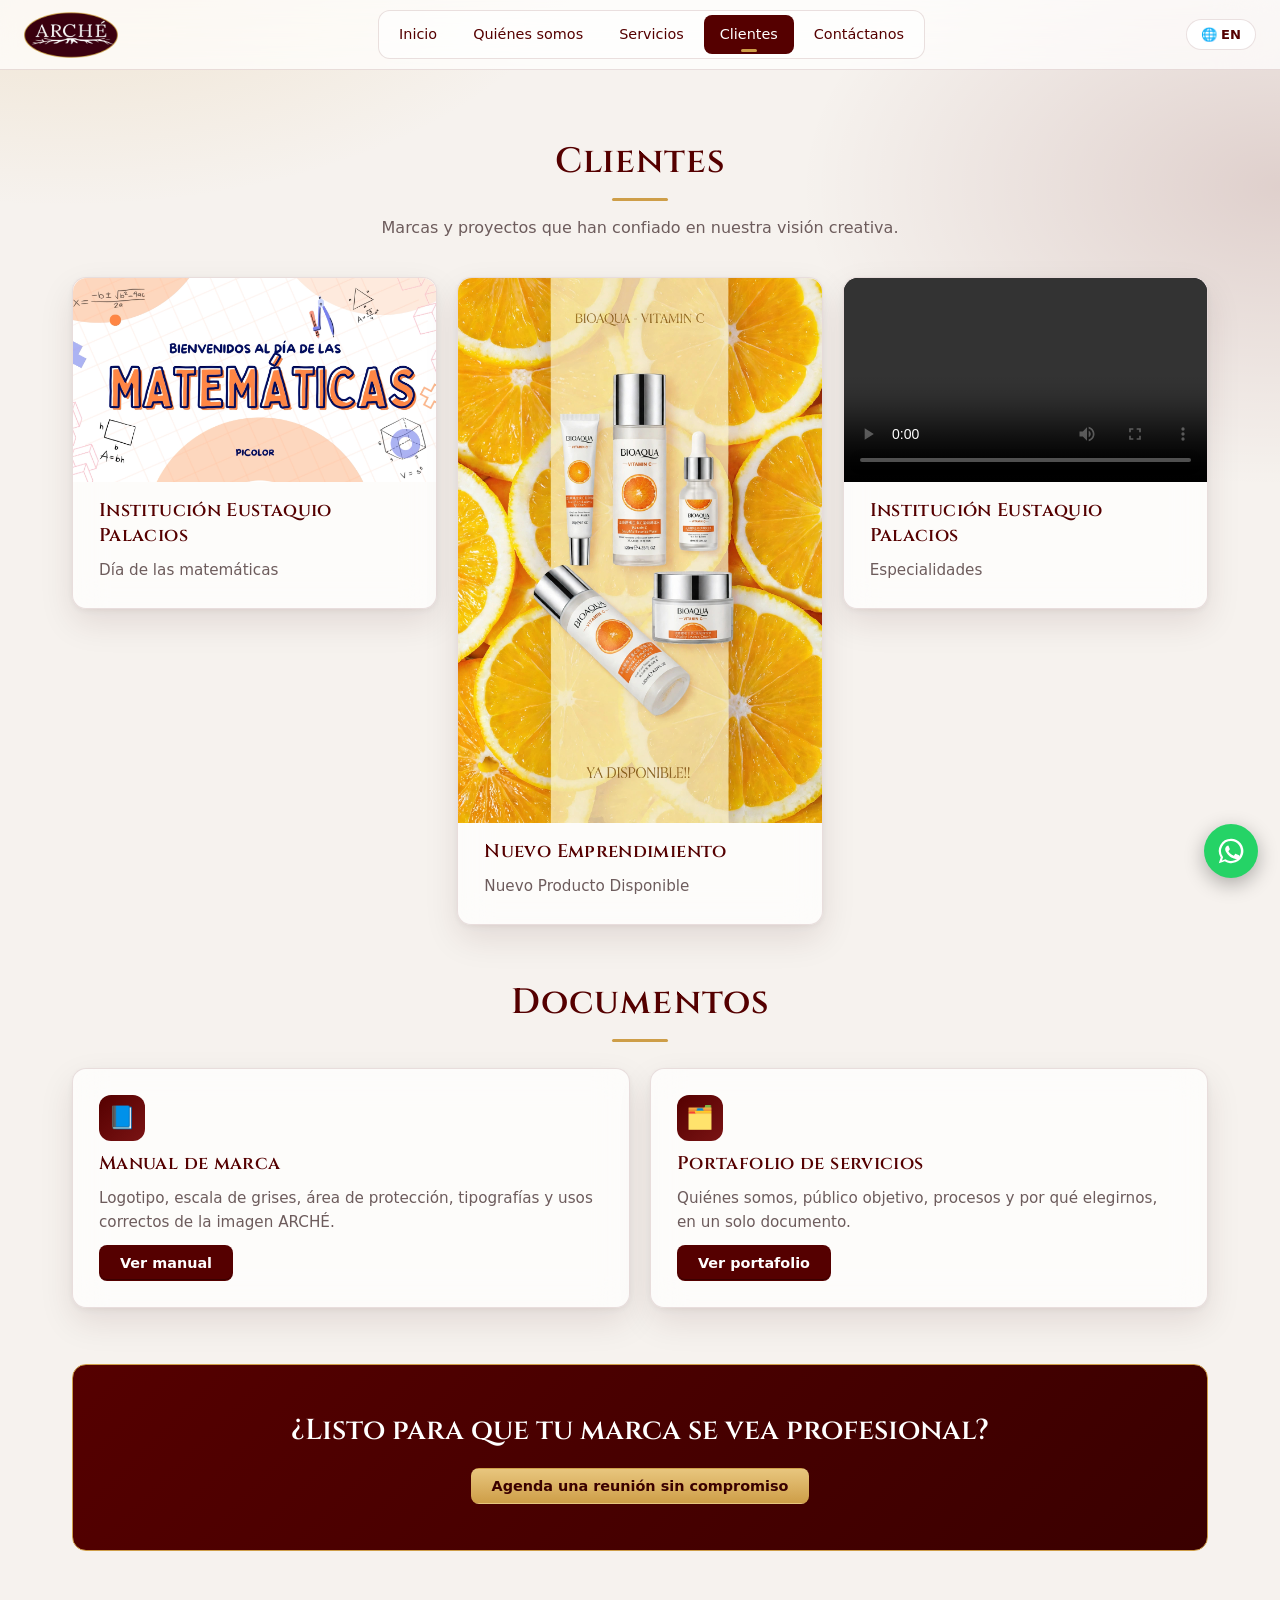
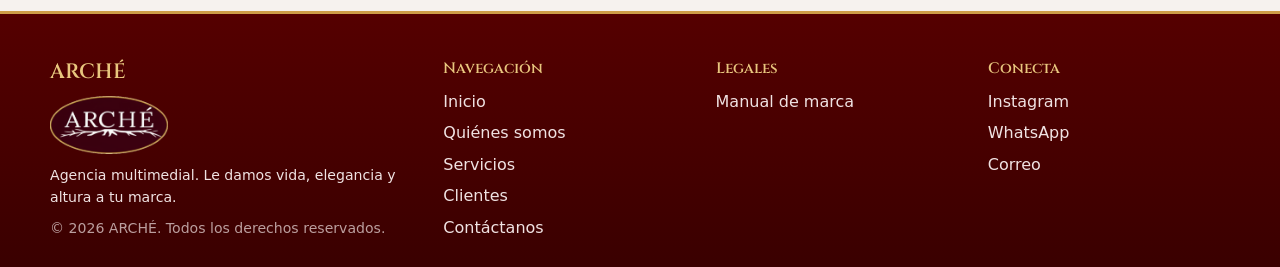
<file: clientes.html>
<!DOCTYPE html>
<html lang="es"><head><meta charset="UTF-8"><meta name="viewport" content="width=device-width,initial-scale=1">
<title>ARCHÉ · Clientes</title><link rel="icon" href="imagenes/favicon.png">
<link rel="preconnect" href="https://fonts.googleapis.com"><link rel="preconnect" href="https://fonts.gstatic.com" crossorigin>
<link href="https://fonts.googleapis.com/css2?family=Cinzel:wght@500;600;700&family=Cormorant+Garamond:ital,wght@1,600&display=swap" rel="stylesheet">
<link rel="stylesheet" href="styles.css"><script src="app.js" defer></script></head><body>
<header class="nav"><a class="brand" href="index.html"><img src="imagenes/logo-arche.png" alt="ARCHÉ"></a>
<nav class="links"><a href="index.html" data-en="Home">Inicio</a><a href="nosotros.html" data-en="About us">Quiénes somos</a><a href="servicios.html" data-en="Services">Servicios</a><a href="clientes.html" class=on data-en="Clients">Clientes</a><a href="contacto.html" data-en="Contact us">Contáctanos</a></nav>
<div class="right"><button class="lang">🌐 EN</button><button class="burger" aria-label="Menú"><i></i><i></i><i></i></button></div></header>
<main><div class="ph"><h1 data-en="Clients">Clientes</h1><p data-en="Brands and projects that have trusted our creative vision.">Marcas y proyectos que han confiado en nuestra visión creativa.</p></div>
<div class="grid" style="margin-top:30px;align-items:start"><article class="card z"><img class="vd" src="imagenes/Dia-matematicas.png" alt="Día de las matemáticas" loading="lazy"><h3 data-en="Eustaquio Palacios Institution">Institución Eustaquio Palacios</h3><p data-en="Mathematics day">Día de las matemáticas</p></article><article class="card z"><img class="pst" src="imagenes/Nuevo-producto.jpg" alt="Nuevo producto" loading="lazy"><h3 data-en="New Venture">Nuevo Emprendimiento</h3><p data-en="New Product Available">Nuevo Producto Disponible</p></article><article class="card z"><video class="vd" controls playsinline preload="metadata"><source src="videos/Especialidades.mp4" type="video/mp4"></video><h3 data-en="Eustaquio Palacios Institution">Institución Eustaquio Palacios</h3><p data-en="Specialties">Especialidades</p></article></div><h2 class="st z" data-en="Documents">Documentos</h2><div class="grid" style="margin-top:20px"><article class="card z"><div class="ic">📘</div><h3 data-en="Brand manual">Manual de marca</h3><p data-en="Logo, grayscale, protection area, typography and correct uses of the ARCHÉ image.">Logotipo, escala de grises, área de protección, tipografías y usos correctos de la imagen ARCHÉ.</p><a class="btn b1" href="Manual%20de%20marca.pdf" target="_blank" rel="noopener" data-en="View manual">Ver manual</a></article>
<article class="card z"><div class="ic">🗂️</div><h3 data-en="Services portfolio">Portafolio de servicios</h3><p data-en="Who we are, target audience, process and why choose us, in one document.">Quiénes somos, público objetivo, procesos y por qué elegirnos, en un solo documento.</p><a class="btn b1" href="Portafolio.pdf" target="_blank" rel="noopener" data-en="View portfolio">Ver portafolio</a></article></div><section class="cta z"><h2 data-en="Ready to make your brand look professional?">¿Listo para que tu marca se vea profesional?</h2><a class="btn b3" href="contacto.html" data-en="Book a free meeting">Agenda una reunión sin compromiso</a></section></main>
<footer class="ft"><div class="fc"><div><p style="font:600 1.3rem Cinzel,serif;color:#E8C67E">ARCHÉ</p><img src="imagenes/logo-arche.png" alt="ARCHÉ">
<p data-en="Multimedia agency. We give your brand life, elegance and height.">Agencia multimedial. Le damos vida, elegancia y altura a tu marca.</p>
<p class="cp">&copy; 2026 ARCHÉ. <span data-en="All rights reserved.">Todos los derechos reservados.</span></p></div>
<div><h4 data-en="Navigation">Navegación</h4><ul><li><a href="index.html" data-en="Home">Inicio</a></li><li><a href="nosotros.html" data-en="About us">Quiénes somos</a></li><li><a href="servicios.html" data-en="Services">Servicios</a></li><li><a href="clientes.html" data-en="Clients">Clientes</a></li><li><a href="contacto.html" data-en="Contact us">Contáctanos</a></li></ul></div>
<div><h4 data-en="Legal">Legales</h4><ul><li><a href="Manual%20de%20marca.pdf" target="_blank" rel="noopener">Manual de marca</a></li></ul></div>
<div><h4 data-en="Connect">Conecta</h4><ul><li><a href="https://www.instagram.com/arche.orig" target="_blank" rel="noopener">Instagram</a></li><li><a href="https://wa.me/573235978946" target="_blank" rel="noopener">WhatsApp</a></li><li><a href="mailto:contacto.arche.orig@gmail.com">Correo</a></li></ul></div></div></footer>
</body></html>
</file>
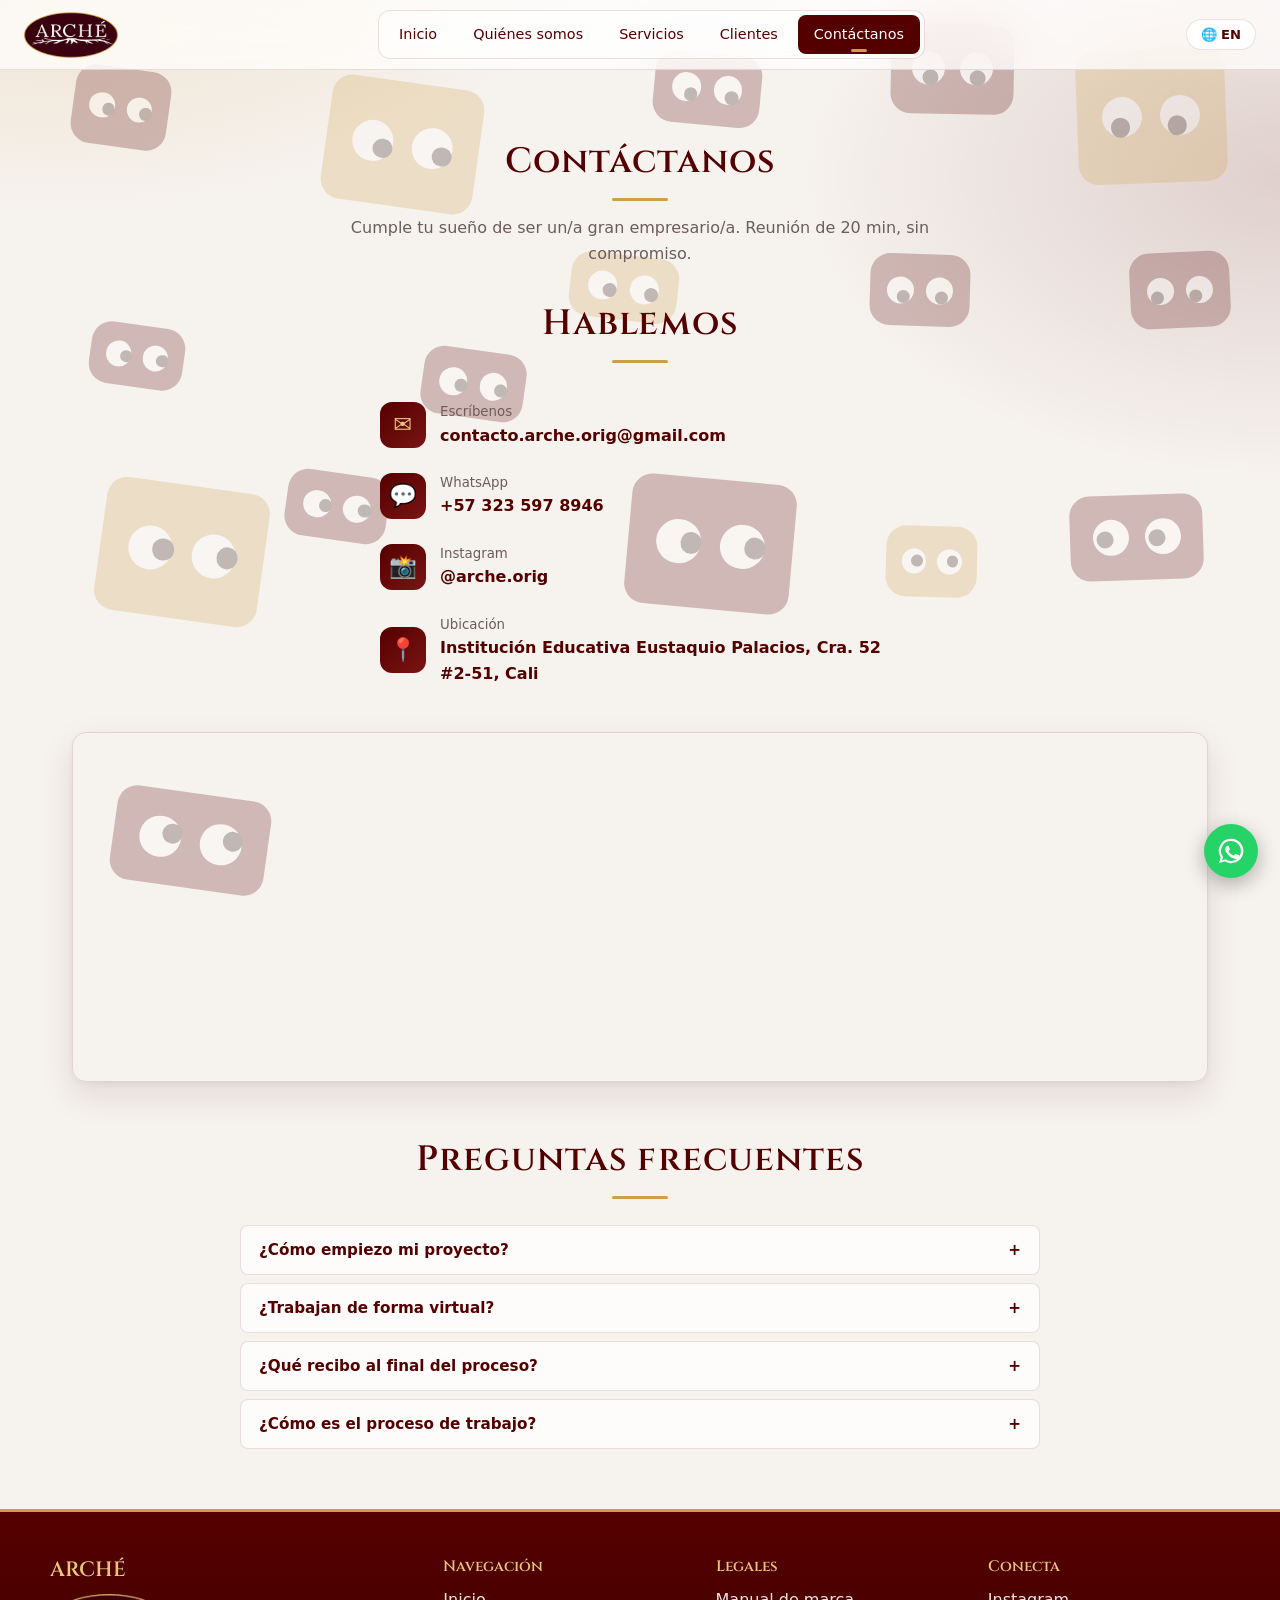
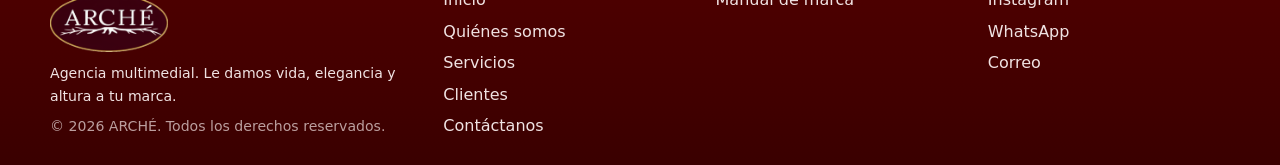
<file: contacto.html>
<!DOCTYPE html>
<html lang="es"><head><meta charset="UTF-8"><meta name="viewport" content="width=device-width,initial-scale=1">
<title>ARCHÉ · Contacto</title><link rel="icon" href="imagenes/favicon.png">
<link rel="preconnect" href="https://fonts.googleapis.com"><link rel="preconnect" href="https://fonts.gstatic.com" crossorigin>
<link href="https://fonts.googleapis.com/css2?family=Cinzel:wght@500;600;700&family=Cormorant+Garamond:ital,wght@1,600&display=swap" rel="stylesheet">
<link rel="stylesheet" href="styles.css"><script src="app.js" defer></script></head><body data-eyes=1>
<header class="nav"><a class="brand" href="index.html"><img src="imagenes/logo-arche.png" alt="ARCHÉ"></a>
<nav class="links"><a href="index.html" data-en="Home">Inicio</a><a href="nosotros.html" data-en="About us">Quiénes somos</a><a href="servicios.html" data-en="Services">Servicios</a><a href="clientes.html" data-en="Clients">Clientes</a><a href="contacto.html" class=on data-en="Contact us">Contáctanos</a></nav>
<div class="right"><button class="lang">🌐 EN</button><button class="burger" aria-label="Menú"><i></i><i></i><i></i></button></div></header>
<main><div class="ph"><h1 data-en="Contact us">Contáctanos</h1><p data-en="Make your dream of being a great entrepreneur come true. A free 20-min meeting.">Cumple tu sueño de ser un/a gran empresario/a. Reunión de 20 min, sin compromiso.</p></div>
<div class="ctr z"><h2 class="st" data-en="Let's talk" style="margin-top:0">Hablemos</h2>
<div class="info"><div class="ic">✉️</div><div><small data-en="Write to us">Escríbenos</small><a href="mailto:contacto.arche.orig@gmail.com" target="_blank" rel="noopener">contacto.arche.orig@gmail.com</a></div></div><div class="info"><div class="ic">💬</div><div><small data-en="WhatsApp">WhatsApp</small><a href="https://wa.me/573235978946" target="_blank" rel="noopener">+57 323 597 8946</a></div></div><div class="info"><div class="ic">📸</div><div><small data-en="Instagram">Instagram</small><a href="https://www.instagram.com/arche.orig" target="_blank" rel="noopener">@arche.orig</a></div></div><div class="info"><div class="ic">📍</div><div><small data-en="Location">Ubicación</small><a href="https://maps.google.com/?q=Instituci%C3%B3n+Educativa+Eustaquio+Palacios,+Cra.+52+%232-51,+Cali,+Valle+del+Cauca" target="_blank" rel="noopener">Institución Educativa Eustaquio Palacios, Cra. 52 #2-51, Cali</a></div></div></div>
<div class="map z"><iframe src="https://maps.google.com/maps?q=Instituci%C3%B3n+Educativa+Eustaquio+Palacios,+Cra.+52+%232-51,+Cali,+Valle+del+Cauca&z=16&output=embed" loading="lazy" title="Ubicación: Institución Educativa Eustaquio Palacios, Cali" referrerpolicy="no-referrer-when-downgrade"></iframe></div>
<h2 class="st z" data-en="Frequently asked questions">Preguntas frecuentes</h2><div class="fq"><div class="fi z"><button><span data-en="How do I start my project?">¿Cómo empiezo mi proyecto?</span><span>+</span></button><div class="a"><p data-en="With a free 20-minute meeting. We tell you what your brand needs to start selling more. Message us on WhatsApp or fill in the form.">Con una reunión de 20 minutos, sin compromiso. Te decimos qué necesita tu marca para empezar a vender más. Escríbenos por WhatsApp o completa el formulario.</p></div></div><div class="fi z"><button><span data-en="Do you work remotely?">¿Trabajan de forma virtual?</span><span>+</span></button><div class="a"><p data-en="Yes. We are 100% virtual across Colombia, with Meet calls and fast WhatsApp replies.">Sí. Somos 100% virtuales para toda Colombia, con reuniones por Meet y respuestas rápidas por WhatsApp.</p></div></div><div class="fi z"><button><span data-en="What do I get at the end?">¿Qué recibo al final del proceso?</span><span>+</span></button><div class="a"><p data-en="Your identity and portfolio organized and ready to sell, plus a social media kit. If you wish, we continue with your marketing strategies.">Tu identidad y portafolio organizados y listos para vender, además de un kit para redes. Si lo deseas, seguimos con tus estrategias de marketing.</p></div></div><div class="fi z"><button><span data-en="What is the workflow?">¿Cómo es el proceso de trabajo?</span><span>+</span></button><div class="a"><p data-en="Discovery, strategy, creation, refinement and launch, with real progress shown in short Meet calls.">Descubrimiento, estrategia, creación, refinamiento y lanzamiento, con avances reales en reuniones cortas por Meet.</p></div></div></div></main>
<footer class="ft"><div class="fc"><div><p style="font:600 1.3rem Cinzel,serif;color:#E8C67E">ARCHÉ</p><img src="imagenes/logo-arche.png" alt="ARCHÉ">
<p data-en="Multimedia agency. We give your brand life, elegance and height.">Agencia multimedial. Le damos vida, elegancia y altura a tu marca.</p>
<p class="cp">&copy; 2026 ARCHÉ. <span data-en="All rights reserved.">Todos los derechos reservados.</span></p></div>
<div><h4 data-en="Navigation">Navegación</h4><ul><li><a href="index.html" data-en="Home">Inicio</a></li><li><a href="nosotros.html" data-en="About us">Quiénes somos</a></li><li><a href="servicios.html" data-en="Services">Servicios</a></li><li><a href="clientes.html" data-en="Clients">Clientes</a></li><li><a href="contacto.html" data-en="Contact us">Contáctanos</a></li></ul></div>
<div><h4 data-en="Legal">Legales</h4><ul><li><a href="Manual%20de%20marca.pdf" target="_blank" rel="noopener">Manual de marca</a></li></ul></div>
<div><h4 data-en="Connect">Conecta</h4><ul><li><a href="https://www.instagram.com/arche.orig" target="_blank" rel="noopener">Instagram</a></li><li><a href="https://wa.me/573235978946" target="_blank" rel="noopener">WhatsApp</a></li><li><a href="mailto:contacto.arche.orig@gmail.com">Correo</a></li></ul></div></div></footer>
</body></html>
</file>
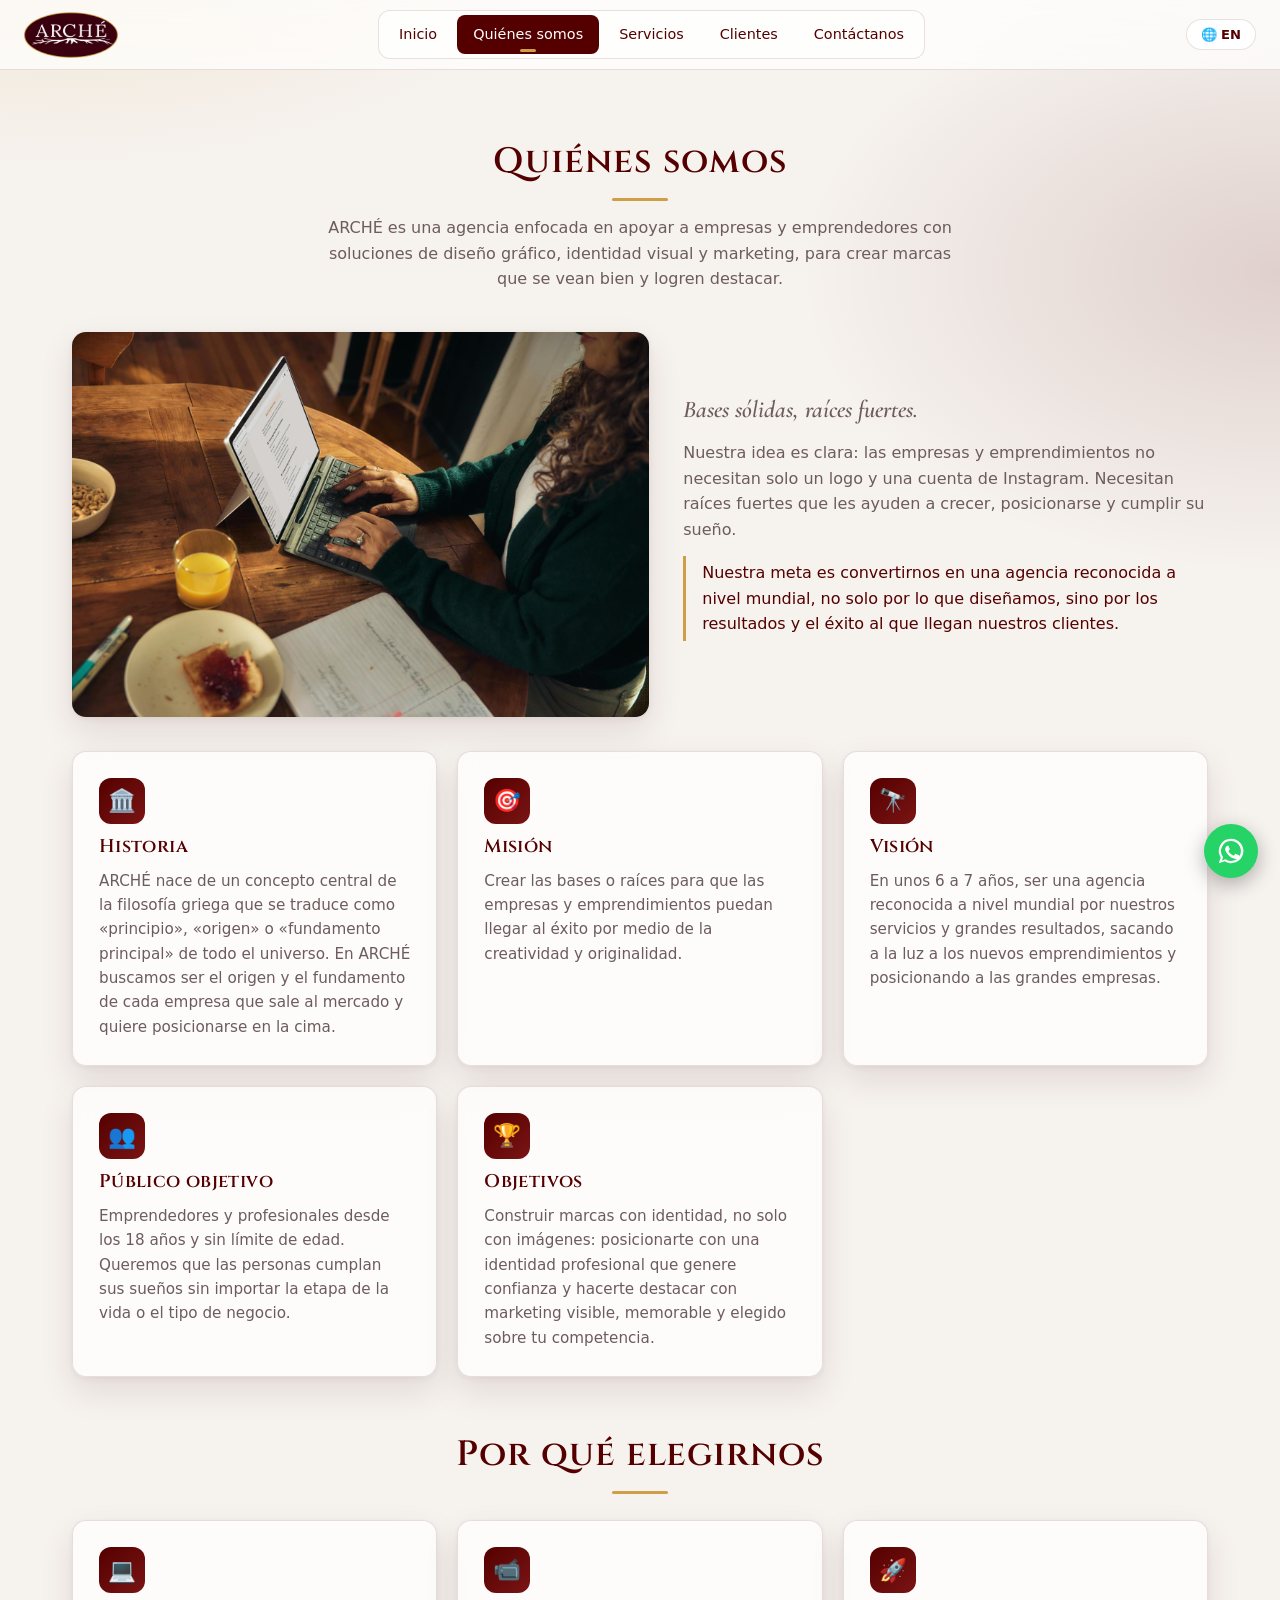
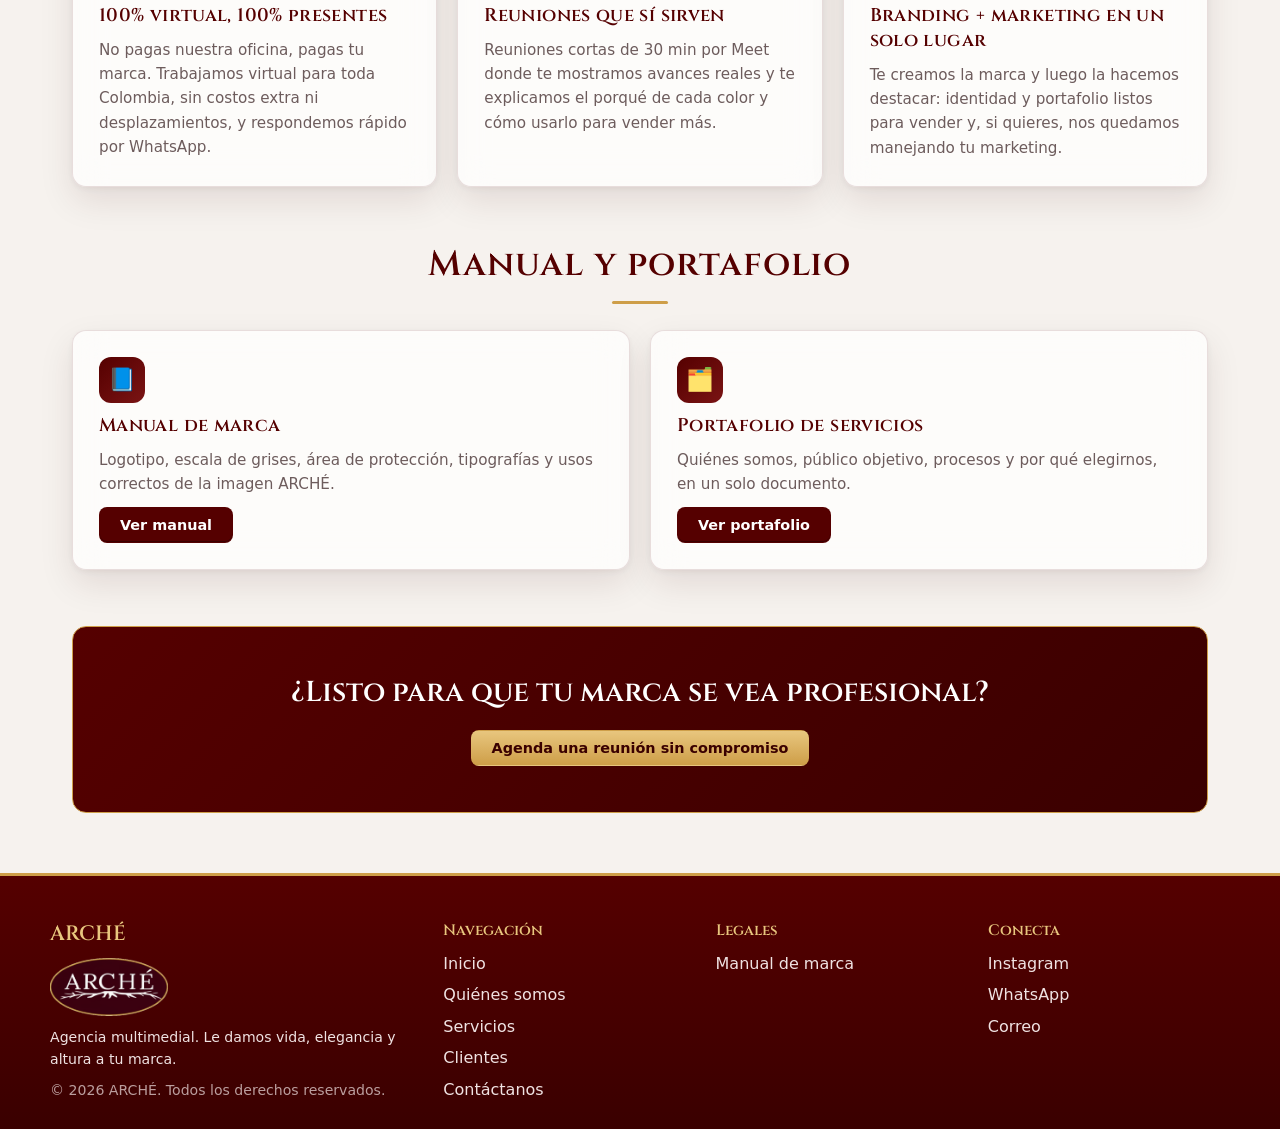
<file: nosotros.html>
<!DOCTYPE html>
<html lang="es"><head><meta charset="UTF-8"><meta name="viewport" content="width=device-width,initial-scale=1">
<title>ARCHÉ · Quiénes somos</title><link rel="icon" href="imagenes/favicon.png">
<link rel="preconnect" href="https://fonts.googleapis.com"><link rel="preconnect" href="https://fonts.gstatic.com" crossorigin>
<link href="https://fonts.googleapis.com/css2?family=Cinzel:wght@500;600;700&family=Cormorant+Garamond:ital,wght@1,600&display=swap" rel="stylesheet">
<link rel="stylesheet" href="styles.css"><script src="app.js" defer></script></head><body>
<header class="nav"><a class="brand" href="index.html"><img src="imagenes/logo-arche.png" alt="ARCHÉ"></a>
<nav class="links"><a href="index.html" data-en="Home">Inicio</a><a href="nosotros.html" class=on data-en="About us">Quiénes somos</a><a href="servicios.html" data-en="Services">Servicios</a><a href="clientes.html" data-en="Clients">Clientes</a><a href="contacto.html" data-en="Contact us">Contáctanos</a></nav>
<div class="right"><button class="lang">🌐 EN</button><button class="burger" aria-label="Menú"><i></i><i></i><i></i></button></div></header>
<main><div class="ph"><h1 data-en="About us">Quiénes somos</h1><p data-en="ARCHÉ is an agency that supports companies and entrepreneurs with graphic design, visual identity and marketing, creating brands that look great and stand out.">ARCHÉ es una agencia enfocada en apoyar a empresas y emprendedores con soluciones de diseño gráfico, identidad visual y marketing, para crear marcas que se vean bien y logren destacar.</p></div>
<div class="split z"><img src="imagenes/oficina.jpg" alt="ARCHÉ trabajando" loading="lazy"><div><p class="lead" data-en="Solid foundations, strong roots.">Bases sólidas, raíces fuertes.</p>
<p data-en="Our idea is clear: businesses need more than a logo and an Instagram account. They need strong roots to grow, position themselves and fulfill their dream.">Nuestra idea es clara: las empresas y emprendimientos no necesitan solo un logo y una cuenta de Instagram. Necesitan raíces fuertes que les ayuden a crecer, posicionarse y cumplir su sueño.</p>
<p class="goal" data-en="Our goal is to become a worldwide recognized agency, for the results and success our clients reach.">Nuestra meta es convertirnos en una agencia reconocida a nivel mundial, no solo por lo que diseñamos, sino por los resultados y el éxito al que llegan nuestros clientes.</p></div></div>
<div class="grid" style="margin-top:34px"><article class="card z"><div class="ic">🏛️</div><h3 data-en="History">Historia</h3><p data-en="ARCHÉ comes from a central concept of Greek philosophy meaning «principle», «origin» or «first foundation» of the universe. We aim to be the origin and foundation of every company that enters the market and wants to reach the top.">ARCHÉ nace de un concepto central de la filosofía griega que se traduce como «principio», «origen» o «fundamento principal» de todo el universo. En ARCHÉ buscamos ser el origen y el fundamento de cada empresa que sale al mercado y quiere posicionarse en la cima.</p></article>
<article class="card z"><div class="ic">🎯</div><h3 data-en="Mission">Misión</h3><p data-en="To create the foundations for companies and ventures to achieve success through creativity and originality.">Crear las bases o raíces para que las empresas y emprendimientos puedan llegar al éxito por medio de la creatividad y originalidad.</p></article>
<article class="card z"><div class="ic">🔭</div><h3 data-en="Vision">Visión</h3><p data-en="In about 6 to 7 years, to be a worldwide recognized agency for our services and results, bringing new ventures to light and positioning large companies.">En unos 6 a 7 años, ser una agencia reconocida a nivel mundial por nuestros servicios y grandes resultados, sacando a la luz a los nuevos emprendimientos y posicionando a las grandes empresas.</p></article>
<article class="card z"><div class="ic">👥</div><h3 data-en="Target audience">Público objetivo</h3><p data-en="Entrepreneurs and professionals from 18 with no age limit. We want people to fulfill their dreams regardless of life stage or type of business.">Emprendedores y profesionales desde los 18 años y sin límite de edad. Queremos que las personas cumplan sus sueños sin importar la etapa de la vida o el tipo de negocio.</p></article>
<article class="card z"><div class="ic">🏆</div><h3 data-en="Goals">Objetivos</h3><p data-en="To build brands with identity, not just images: position you with a professional identity that builds trust and make you stand out with memorable marketing.">Construir marcas con identidad, no solo con imágenes: posicionarte con una identidad profesional que genere confianza y hacerte destacar con marketing visible, memorable y elegido sobre tu competencia.</p></article></div>
<h2 class="st z" data-en="Why choose us">Por qué elegirnos</h2><div class="grid"><article class="card z"><div class="ic">💻</div><h3 data-en="100% virtual, 100% present">100% virtual, 100% presentes</h3><p data-en="You don't pay for our office, you pay for your brand. We work virtually for all of Colombia, with no extra costs, and reply fast on WhatsApp.">No pagas nuestra oficina, pagas tu marca. Trabajamos virtual para toda Colombia, sin costos extra ni desplazamientos, y respondemos rápido por WhatsApp.</p></article>
<article class="card z"><div class="ic">📹</div><h3 data-en="Meetings that matter">Reuniones que sí sirven</h3><p data-en="Short 30-min Meet calls where we show real progress and explain why each color and how to use it to sell more.">Reuniones cortas de 30 min por Meet donde te mostramos avances reales y te explicamos el porqué de cada color y cómo usarlo para vender más.</p></article>
<article class="card z"><div class="ic">🚀</div><h3 data-en="Branding + marketing in one place">Branding + marketing en un solo lugar</h3><p data-en="We create your brand and then make it stand out: identity and portfolio ready to sell and, if you want, we keep handling your marketing.">Te creamos la marca y luego la hacemos destacar: identidad y portafolio listos para vender y, si quieres, nos quedamos manejando tu marketing.</p></article></div>
<h2 class="st z" data-en="Manual and portfolio">Manual y portafolio</h2><div class="grid" style="margin-top:20px"><article class="card z"><div class="ic">📘</div><h3 data-en="Brand manual">Manual de marca</h3><p data-en="Logo, grayscale, protection area, typography and correct uses of the ARCHÉ image.">Logotipo, escala de grises, área de protección, tipografías y usos correctos de la imagen ARCHÉ.</p><a class="btn b1" href="Manual%20de%20marca.pdf" target="_blank" rel="noopener" data-en="View manual">Ver manual</a></article>
<article class="card z"><div class="ic">🗂️</div><h3 data-en="Services portfolio">Portafolio de servicios</h3><p data-en="Who we are, target audience, process and why choose us, in one document.">Quiénes somos, público objetivo, procesos y por qué elegirnos, en un solo documento.</p><a class="btn b1" href="Portafolio.pdf" target="_blank" rel="noopener" data-en="View portfolio">Ver portafolio</a></article></div><section class="cta z"><h2 data-en="Ready to make your brand look professional?">¿Listo para que tu marca se vea profesional?</h2><a class="btn b3" href="contacto.html" data-en="Book a free meeting">Agenda una reunión sin compromiso</a></section></main>
<footer class="ft"><div class="fc"><div><p style="font:600 1.3rem Cinzel,serif;color:#E8C67E">ARCHÉ</p><img src="imagenes/logo-arche.png" alt="ARCHÉ">
<p data-en="Multimedia agency. We give your brand life, elegance and height.">Agencia multimedial. Le damos vida, elegancia y altura a tu marca.</p>
<p class="cp">&copy; 2026 ARCHÉ. <span data-en="All rights reserved.">Todos los derechos reservados.</span></p></div>
<div><h4 data-en="Navigation">Navegación</h4><ul><li><a href="index.html" data-en="Home">Inicio</a></li><li><a href="nosotros.html" data-en="About us">Quiénes somos</a></li><li><a href="servicios.html" data-en="Services">Servicios</a></li><li><a href="clientes.html" data-en="Clients">Clientes</a></li><li><a href="contacto.html" data-en="Contact us">Contáctanos</a></li></ul></div>
<div><h4 data-en="Legal">Legales</h4><ul><li><a href="Manual%20de%20marca.pdf" target="_blank" rel="noopener">Manual de marca</a></li></ul></div>
<div><h4 data-en="Connect">Conecta</h4><ul><li><a href="https://www.instagram.com/arche.orig" target="_blank" rel="noopener">Instagram</a></li><li><a href="https://wa.me/573235978946" target="_blank" rel="noopener">WhatsApp</a></li><li><a href="mailto:contacto.arche.orig@gmail.com">Correo</a></li></ul></div></div></footer>
</body></html>
</file>
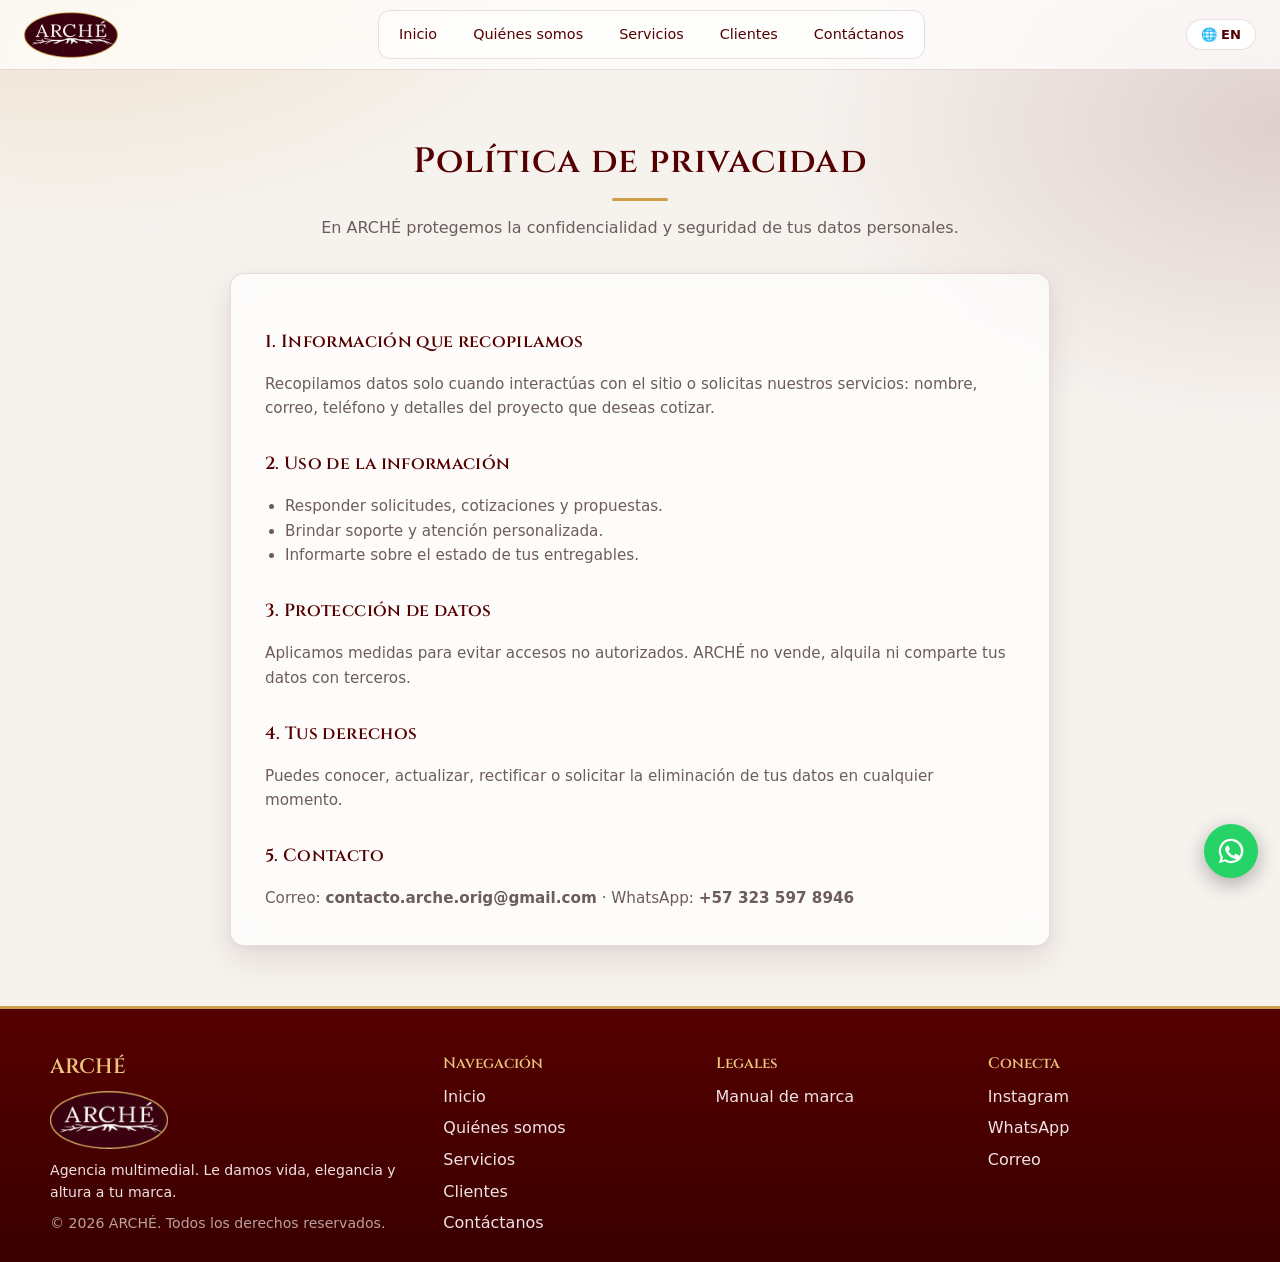
<file: privacidad.html>
<!DOCTYPE html>
<html lang="es"><head><meta charset="UTF-8"><meta name="viewport" content="width=device-width,initial-scale=1">
<title>ARCHÉ · Privacidad</title><link rel="icon" href="imagenes/favicon.png">
<link rel="preconnect" href="https://fonts.googleapis.com"><link rel="preconnect" href="https://fonts.gstatic.com" crossorigin>
<link href="https://fonts.googleapis.com/css2?family=Cinzel:wght@500;600;700&family=Cormorant+Garamond:ital,wght@1,600&display=swap" rel="stylesheet">
<link rel="stylesheet" href="styles.css"><script src="app.js" defer></script></head><body>
<header class="nav"><a class="brand" href="index.html"><img src="imagenes/logo-arche.png" alt="ARCHÉ"></a>
<nav class="links"><a href="index.html" data-en="Home">Inicio</a><a href="nosotros.html" data-en="About us">Quiénes somos</a><a href="servicios.html" data-en="Services">Servicios</a><a href="clientes.html" data-en="Clients">Clientes</a><a href="contacto.html" data-en="Contact us">Contáctanos</a></nav>
<div class="right"><button class="lang">🌐 EN</button><button class="burger" aria-label="Menú"><i></i><i></i><i></i></button></div></header>
<main><div class="ph"><h1 data-en="Privacy policy">Política de privacidad</h1><p data-en="At ARCHÉ we protect the confidentiality and security of your personal data.">En ARCHÉ protegemos la confidencialidad y seguridad de tus datos personales.</p></div>
<div class="card legal"><h3>1. Información que recopilamos</h3><p>Recopilamos datos solo cuando interactúas con el sitio o solicitas nuestros servicios: nombre, correo, teléfono y detalles del proyecto que deseas cotizar.</p>
<h3>2. Uso de la información</h3><ul><li>Responder solicitudes, cotizaciones y propuestas.</li><li>Brindar soporte y atención personalizada.</li><li>Informarte sobre el estado de tus entregables.</li></ul>
<h3>3. Protección de datos</h3><p>Aplicamos medidas para evitar accesos no autorizados. ARCHÉ no vende, alquila ni comparte tus datos con terceros.</p>
<h3>4. Tus derechos</h3><p>Puedes conocer, actualizar, rectificar o solicitar la eliminación de tus datos en cualquier momento.</p>
<h3>5. Contacto</h3><p>Correo: <b>contacto.arche.orig@gmail.com</b> · WhatsApp: <b>+57 323 597 8946</b></p></div></main>
<footer class="ft"><div class="fc"><div><p style="font:600 1.3rem Cinzel,serif;color:#E8C67E">ARCHÉ</p><img src="imagenes/logo-arche.png" alt="ARCHÉ">
<p data-en="Multimedia agency. We give your brand life, elegance and height.">Agencia multimedial. Le damos vida, elegancia y altura a tu marca.</p>
<p class="cp">&copy; 2026 ARCHÉ. <span data-en="All rights reserved.">Todos los derechos reservados.</span></p></div>
<div><h4 data-en="Navigation">Navegación</h4><ul><li><a href="index.html" data-en="Home">Inicio</a></li><li><a href="nosotros.html" data-en="About us">Quiénes somos</a></li><li><a href="servicios.html" data-en="Services">Servicios</a></li><li><a href="clientes.html" data-en="Clients">Clientes</a></li><li><a href="contacto.html" data-en="Contact us">Contáctanos</a></li></ul></div>
<div><h4 data-en="Legal">Legales</h4><ul><li><a href="Manual%20de%20marca.pdf" target="_blank" rel="noopener">Manual de marca</a></li></ul></div>
<div><h4 data-en="Connect">Conecta</h4><ul><li><a href="https://www.instagram.com/arche.orig" target="_blank" rel="noopener">Instagram</a></li><li><a href="https://wa.me/573235978946" target="_blank" rel="noopener">WhatsApp</a></li><li><a href="mailto:contacto.arche.orig@gmail.com">Correo</a></li></ul></div></div></footer>
</body></html>
</file>
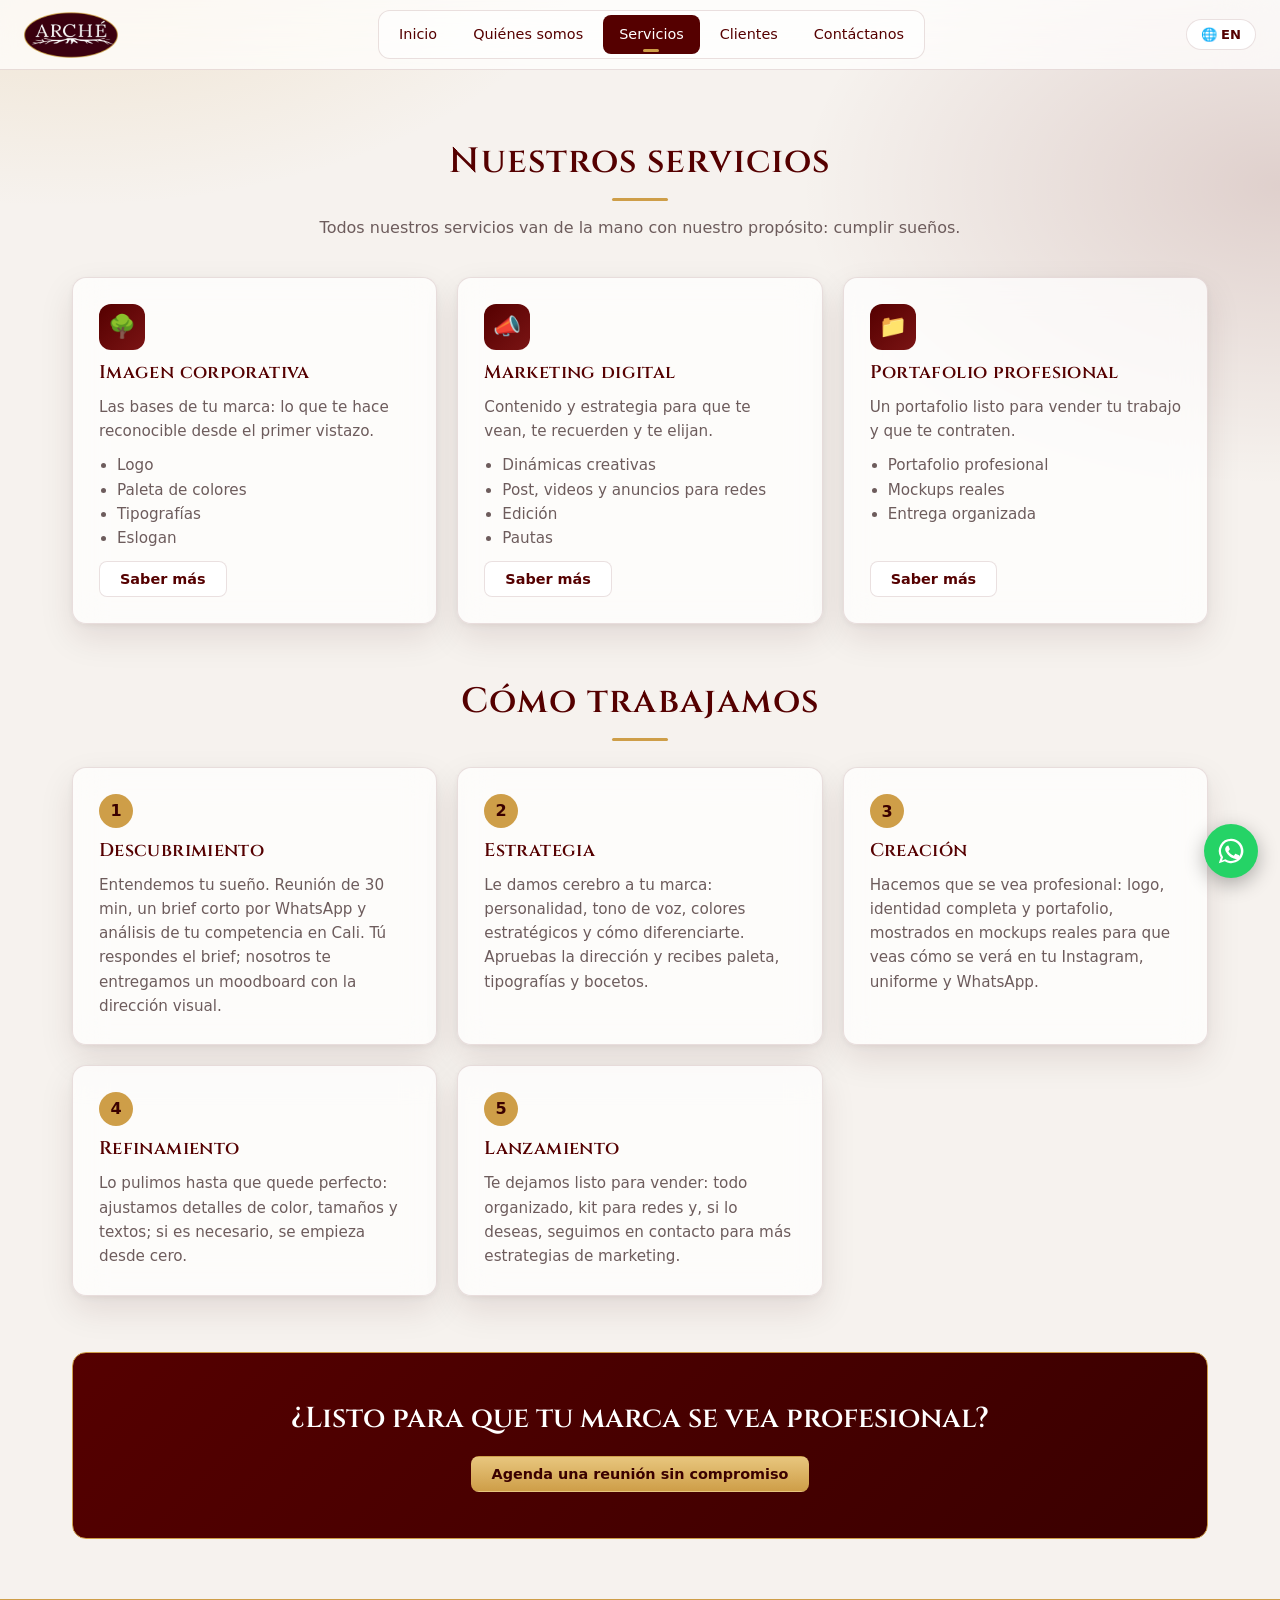
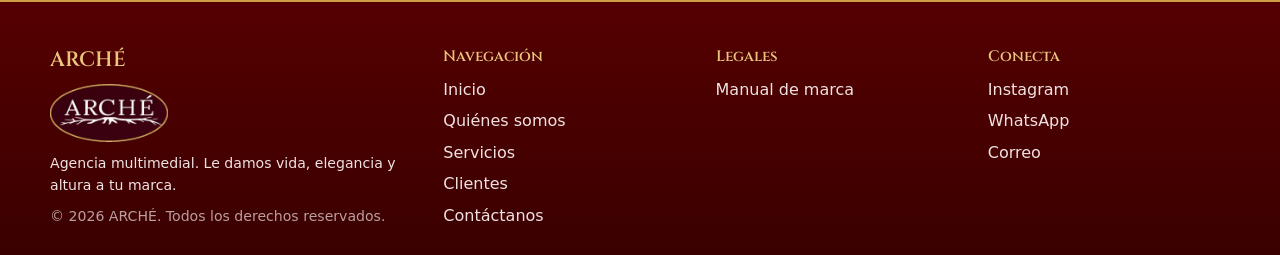
<file: servicios.html>
<!DOCTYPE html>
<html lang="es"><head><meta charset="UTF-8"><meta name="viewport" content="width=device-width,initial-scale=1">
<title>ARCHÉ · Servicios</title><link rel="icon" href="imagenes/favicon.png">
<link rel="preconnect" href="https://fonts.googleapis.com"><link rel="preconnect" href="https://fonts.gstatic.com" crossorigin>
<link href="https://fonts.googleapis.com/css2?family=Cinzel:wght@500;600;700&family=Cormorant+Garamond:ital,wght@1,600&display=swap" rel="stylesheet">
<link rel="stylesheet" href="styles.css"><script src="app.js" defer></script></head><body>
<header class="nav"><a class="brand" href="index.html"><img src="imagenes/logo-arche.png" alt="ARCHÉ"></a>
<nav class="links"><a href="index.html" data-en="Home">Inicio</a><a href="nosotros.html" data-en="About us">Quiénes somos</a><a href="servicios.html" class=on data-en="Services">Servicios</a><a href="clientes.html" data-en="Clients">Clientes</a><a href="contacto.html" data-en="Contact us">Contáctanos</a></nav>
<div class="right"><button class="lang">🌐 EN</button><button class="burger" aria-label="Menú"><i></i><i></i><i></i></button></div></header>
<main><div class="ph"><h1 data-en="Our services">Nuestros servicios</h1><p data-en="All our services go hand in hand with our purpose: making dreams come true.">Todos nuestros servicios van de la mano con nuestro propósito: cumplir sueños.</p></div>
<div style="margin-top:30px"><div class="grid"><article class="card z"><div class="ic">🌳</div><h3 data-en="Corporate image">Imagen corporativa</h3><p data-en="The foundations of your brand: what makes you recognizable at first glance.">Las bases de tu marca: lo que te hace reconocible desde el primer vistazo.</p><ul><li data-en="Logo">Logo</li><li data-en="Color palette">Paleta de colores</li><li data-en="Typography">Tipografías</li><li data-en="Slogan">Eslogan</li></ul><a href="#" class="btn b2" data-modal="m-img" data-en="Learn more">Saber más</a></article><article class="card z"><div class="ic">📣</div><h3 data-en="Digital marketing">Marketing digital</h3><p data-en="Content and strategy so you get seen, remembered and chosen.">Contenido y estrategia para que te vean, te recuerden y te elijan.</p><ul><li data-en="Creative campaigns">Dinámicas creativas</li><li data-en="Posts, videos and ads for social media">Post, videos y anuncios para redes</li><li data-en="Editing">Edición</li><li data-en="Paid campaigns">Pautas</li></ul><a href="#" class="btn b2" data-modal="m-mkt" data-en="Learn more">Saber más</a></article><article class="card z"><div class="ic">📁</div><h3 data-en="Professional portfolio">Portafolio profesional</h3><p data-en="A portfolio ready to sell your work and get you hired.">Un portafolio listo para vender tu trabajo y que te contraten.</p><ul><li data-en="Professional portfolio">Portafolio profesional</li><li data-en="Real mockups">Mockups reales</li><li data-en="Organized delivery">Entrega organizada</li></ul><a href="#" class="btn b2" data-modal="m-por" data-en="Learn more">Saber más</a></article></div></div>
<h2 class="st z" data-en="How we work">Cómo trabajamos</h2><div class="grid steps"><article class="card z"><h3 data-en="Discovery">Descubrimiento</h3><p data-en="We understand your dream. A 30-min meeting, a short WhatsApp brief and competitor analysis. You answer the brief; we deliver a moodboard with the visual direction.">Entendemos tu sueño. Reunión de 30 min, un brief corto por WhatsApp y análisis de tu competencia en Cali. Tú respondes el brief; nosotros te entregamos un moodboard con la dirección visual.</p></article><article class="card z"><h3 data-en="Strategy">Estrategia</h3><p data-en="We give your brand a brain: personality, tone of voice, strategic colors and how to stand out. You approve the direction and receive palette, typography and sketches.">Le damos cerebro a tu marca: personalidad, tono de voz, colores estratégicos y cómo diferenciarte. Apruebas la dirección y recibes paleta, tipografías y bocetos.</p></article><article class="card z"><h3 data-en="Creation">Creación</h3><p data-en="We make it look professional: logo, full identity and portfolio, shown in real mockups so you see how it looks on your Instagram, uniform and WhatsApp.">Hacemos que se vea profesional: logo, identidad completa y portafolio, mostrados en mockups reales para que veas cómo se verá en tu Instagram, uniforme y WhatsApp.</p></article><article class="card z"><h3 data-en="Refinement">Refinamiento</h3><p data-en="We polish it until it's perfect: adjusting color, sizes and text; if needed, we start from scratch.">Lo pulimos hasta que quede perfecto: ajustamos detalles de color, tamaños y textos; si es necesario, se empieza desde cero.</p></article><article class="card z"><h3 data-en="Launch">Lanzamiento</h3><p data-en="We leave you ready to sell: everything organized, a social media kit and, if you wish, we keep working on more marketing strategies.">Te dejamos listo para vender: todo organizado, kit para redes y, si lo deseas, seguimos en contacto para más estrategias de marketing.</p></article></div><section class="cta z"><h2 data-en="Ready to make your brand look professional?">¿Listo para que tu marca se vea profesional?</h2><a class="btn b3" href="contacto.html" data-en="Book a free meeting">Agenda una reunión sin compromiso</a></section></main>
<footer class="ft"><div class="fc"><div><p style="font:600 1.3rem Cinzel,serif;color:#E8C67E">ARCHÉ</p><img src="imagenes/logo-arche.png" alt="ARCHÉ">
<p data-en="Multimedia agency. We give your brand life, elegance and height.">Agencia multimedial. Le damos vida, elegancia y altura a tu marca.</p>
<p class="cp">&copy; 2026 ARCHÉ. <span data-en="All rights reserved.">Todos los derechos reservados.</span></p></div>
<div><h4 data-en="Navigation">Navegación</h4><ul><li><a href="index.html" data-en="Home">Inicio</a></li><li><a href="nosotros.html" data-en="About us">Quiénes somos</a></li><li><a href="servicios.html" data-en="Services">Servicios</a></li><li><a href="clientes.html" data-en="Clients">Clientes</a></li><li><a href="contacto.html" data-en="Contact us">Contáctanos</a></li></ul></div>
<div><h4 data-en="Legal">Legales</h4><ul><li><a href="Manual%20de%20marca.pdf" target="_blank" rel="noopener">Manual de marca</a></li></ul></div>
<div><h4 data-en="Connect">Conecta</h4><ul><li><a href="https://www.instagram.com/arche.orig" target="_blank" rel="noopener">Instagram</a></li><li><a href="https://wa.me/573235978946" target="_blank" rel="noopener">WhatsApp</a></li><li><a href="mailto:contacto.arche.orig@gmail.com">Correo</a></li></ul></div></div></footer>
<div class="mo" id="m-img"><div class="win"><div class="tb"><img src="imagenes/favicon.png" alt=""><span>ARCHÉ · Imagen corporativa</span><b class="x" style="cursor:pointer">✕</b></div>
<div class="mb"><h2 data-en="Corporate image">Imagen corporativa</h2><p data-en="The foundations of your brand: what makes you recognizable at first glance.">Las bases de tu marca: lo que te hace reconocible desde el primer vistazo.</p><div class="tags"><span data-en="Logo">Logo</span><span data-en="Color palette">Paleta de colores</span><span data-en="Typography">Tipografías</span><span data-en="Slogan">Eslogan</span></div>
<a class="btn b1" href="contacto.html" data-en="I want my project">Quiero mi proyecto</a></div></div></div><div class="mo" id="m-mkt"><div class="win"><div class="tb"><img src="imagenes/favicon.png" alt=""><span>ARCHÉ · Marketing digital</span><b class="x" style="cursor:pointer">✕</b></div>
<div class="mb"><h2 data-en="Digital marketing">Marketing digital</h2><p data-en="Content and strategy so you get seen, remembered and chosen.">Contenido y estrategia para que te vean, te recuerden y te elijan.</p><div class="tags"><span data-en="Creative campaigns">Dinámicas creativas</span><span data-en="Posts, videos and ads for social media">Post, videos y anuncios para redes</span><span data-en="Editing">Edición</span><span data-en="Paid campaigns">Pautas</span></div>
<a class="btn b1" href="contacto.html" data-en="I want my project">Quiero mi proyecto</a></div></div></div><div class="mo" id="m-por"><div class="win"><div class="tb"><img src="imagenes/favicon.png" alt=""><span>ARCHÉ · Portafolio profesional</span><b class="x" style="cursor:pointer">✕</b></div>
<div class="mb"><h2 data-en="Professional portfolio">Portafolio profesional</h2><p data-en="A portfolio ready to sell your work and get you hired.">Un portafolio listo para vender tu trabajo y que te contraten.</p><div class="tags"><span data-en="Professional portfolio">Portafolio profesional</span><span data-en="Real mockups">Mockups reales</span><span data-en="Organized delivery">Entrega organizada</span></div>
<a class="btn b1" href="contacto.html" data-en="I want my project">Quiero mi proyecto</a></div></div></div></body></html>
</file>
<file: styles.css>
/* ARCHÉ · estilo Windows 11 (Fluent / Mica) · paleta #550000 + blanco + dorado */
:root{--m:#550000;--m2:#7a1414;--m3:#3a0000;--g:#CE9E48;--g2:#E8C67E;--w:#fff;--bg:#f6f2ee;--tx:#2b1a1a;--mu:#6d5c5c;--ln:rgba(85,0,0,.12);
--mica:rgba(255,255,255,.72);--r:8px;--R:14px;--sh:0 2px 6px rgba(60,0,0,.06),0 14px 34px rgba(60,0,0,.10);
--f:"Segoe UI Variable Text","Segoe UI",system-ui,-apple-system,Roboto,sans-serif;--fd:"Cinzel","Segoe UI Variable Display","Segoe UI",serif}
*{box-sizing:border-box;margin:0;padding:0}
html{scroll-behavior:smooth}
body{font-family:var(--f);color:var(--tx);line-height:1.6;min-height:100vh;display:flex;flex-direction:column;overflow-x:hidden;
background:radial-gradient(900px 500px at 5% -5%,rgba(206,158,72,.22),transparent 60%),radial-gradient(800px 500px at 100% 10%,rgba(85,0,0,.14),transparent 60%),var(--bg)}
a{color:inherit;text-decoration:none}img,video{max-width:100%;display:block}
:focus-visible{outline:2px solid var(--g);outline-offset:2px}
main{flex:1;width:100%;max-width:1180px;margin:0 auto;padding:28px 22px 60px}

/* Barra superior tipo Mica */
.nav{position:sticky;top:0;z-index:50;display:flex;align-items:center;justify-content:space-between;gap:16px;padding:10px 24px;
background:var(--mica);backdrop-filter:blur(28px) saturate(1.5);-webkit-backdrop-filter:blur(28px) saturate(1.5);border-bottom:1px solid var(--ln)}
.brand img{height:46px;width:auto}
.links{display:flex;align-items:center;gap:4px;background:rgba(255,255,255,.6);border:1px solid var(--ln);border-radius:12px;padding:4px}
.links a{position:relative;padding:8px 16px;border-radius:8px;font-size:.9rem;font-weight:500;color:var(--m);transition:background .15s}
.links a:hover{background:var(--m);color:#fff}
.links a.on{background:var(--m);color:#fff}
.links a.on::after{content:"";position:absolute;left:50%;bottom:2px;width:16px;height:3px;border-radius:3px;background:var(--g);transform:translateX(-50%)}
.right{display:flex;align-items:center;gap:10px}
.btn{display:inline-flex;align-items:center;justify-content:center;gap:8px;padding:9px 20px;border-radius:var(--r);border:1px solid transparent;font:600 .9rem var(--f);cursor:pointer;transition:background .15s,transform .1s,box-shadow .15s}
.btn:active{transform:scale(.97)}
.b1{background:var(--m);color:#fff;box-shadow:inset 0 -1px 0 rgba(0,0,0,.3)}.b1:hover{background:var(--m2)}
.b2{background:#fff;color:var(--m);border-color:var(--ln)}.b2:hover{background:#faf5ee;border-color:var(--g)}
.b3{background:linear-gradient(180deg,var(--g2),var(--g));color:var(--m3)}.b3:hover{box-shadow:0 6px 18px rgba(206,158,72,.5)}
.lang{padding:7px 14px;border-radius:99px;background:#fff;border:1px solid var(--ln);color:var(--m);font:600 .82rem var(--f);cursor:pointer}
.lang:hover{border-color:var(--g)}
.burger{display:none;background:#fff;border:1px solid var(--ln);border-radius:8px;width:42px;height:38px;cursor:pointer;flex-direction:column;gap:4px;align-items:center;justify-content:center}
.burger i{display:block;width:18px;height:2px;background:var(--m);border-radius:2px;transition:.25s}
.burger.open i:nth-child(1){transform:translateY(6px) rotate(45deg)}.burger.open i:nth-child(2){opacity:0}.burger.open i:nth-child(3){transform:translateY(-6px) rotate(-45deg)}

/* Hero (ventana) */
.win{background:var(--mica);backdrop-filter:blur(20px);border:1px solid var(--ln);border-radius:var(--R);box-shadow:var(--sh);overflow:hidden}
.tb{display:flex;align-items:center;gap:10px;padding:8px 8px 8px 14px;background:rgba(255,255,255,.7);border-bottom:1px solid var(--ln);font-size:.8rem;color:var(--mu)}
.tb img{height:16px;width:16px;object-fit:contain}.tb span{flex:1}
.tb b{display:grid;place-items:center;width:40px;height:28px;border-radius:6px;font-weight:400;color:var(--tx);cursor:default}
.tb b:hover{background:rgba(0,0,0,.06)}.tb b.x:hover{background:#c42b1c;color:#fff}
.hero{position:relative;min-height:470px;display:grid;place-items:center;text-align:center;padding:60px 24px;color:#fff;
background:linear-gradient(rgba(0,0,0,.58),rgba(0,0,0,.74)),url(imagenes/fondo.jpg) center/cover;border-radius:var(--R);overflow:hidden;box-shadow:var(--sh)}
.hero>div{position:relative;max-width:760px}
.hero img.lg{width:min(300px,70%);margin:0 auto 22px;animation:fl 5s ease-in-out infinite;filter:drop-shadow(0 12px 28px rgba(0,0,0,.45))}
@keyframes fl{50%{transform:translateY(-10px)}}
.hero h1{font:600 clamp(1.7rem,4.2vw,2.9rem)/1.25 var(--fd);letter-spacing:.04em;min-height:2.6em}
.cur{color:var(--g);animation:bl 1s steps(2) infinite}@keyframes bl{50%{opacity:0}}
.hero p{margin:14px auto 26px;max-width:58ch;color:#f3e6e6;font-size:1.05rem}
.hero .btn{margin:4px}
.sub{display:inline-block;margin-top:8px;padding:5px 16px;border-radius:99px;background:rgba(206,158,72,.18);border:1px solid var(--g);color:var(--g2);font-weight:600;letter-spacing:.18em;font-size:.8rem}

/* Secciones y tarjetas */
.ph{padding:42px 0 6px;text-align:center}
.ph h1,.ph h2,h2.st{font:600 clamp(1.5rem,3.2vw,2.2rem)/1.25 var(--fd);color:var(--m);letter-spacing:.03em}
.ph h1::after,h2.st::after{content:"";display:block;width:56px;height:3px;margin:14px auto 0;border-radius:3px;background:var(--g)}
h2.st{margin:56px 0 26px;text-align:center}
.ph p{max-width:64ch;margin:14px auto 0;color:var(--mu)}
.grid{display:grid;grid-template-columns:repeat(auto-fit,minmax(270px,1fr));gap:20px}
.card{background:var(--mica);backdrop-filter:blur(16px);border:1px solid var(--ln);border-radius:var(--R);padding:26px;box-shadow:var(--sh);transition:transform .2s,border-color .2s;display:flex;flex-direction:column;gap:10px}
.card:hover{transform:translateY(-4px);border-color:var(--g)}
.card h3{font:600 1.15rem var(--fd);color:var(--m);letter-spacing:.02em}
.card p,.card li{color:var(--mu);font-size:.95rem}
.card ul{padding-left:18px}.card .btn{align-self:flex-start;margin-top:auto}
.ic{width:46px;height:46px;border-radius:12px;display:grid;place-items:center;font-size:1.4rem;background:linear-gradient(135deg,var(--m),var(--m2));color:var(--g2)}
.card .im{margin:-26px -26px 6px;height:170px;object-fit:cover;width:calc(100% + 52px);max-width:none;border-radius:var(--R) var(--R) 0 0}
.tags{display:flex;flex-wrap:wrap;gap:6px}.tags span{padding:3px 12px;border-radius:99px;background:rgba(206,158,72,.18);color:var(--m);font-size:.78rem;font-weight:600}
.split{display:grid;grid-template-columns:1.1fr 1fr;gap:34px;align-items:center;margin-top:34px}
.split img{border-radius:var(--R);box-shadow:var(--sh);width:100%;height:100%;max-height:420px;object-fit:cover}
.split p{margin-bottom:14px;color:var(--mu)}
.lead{font:italic 600 1.5rem/1.35 "Cormorant Garamond",Georgia,serif;color:var(--m);margin-bottom:14px}
.goal{border-left:3px solid var(--g);padding:4px 0 4px 16px;color:var(--m)!important;font-weight:500}
.steps{counter-reset:s}.steps .card::before{counter-increment:s;content:counter(s);width:34px;height:34px;border-radius:50%;display:grid;place-items:center;background:var(--g);color:var(--m3);font-weight:700}
.cta{margin-top:56px;text-align:center;padding:46px 24px;border-radius:var(--R);color:#fff;background:linear-gradient(135deg,var(--m),var(--m3));border:1px solid var(--g)}
.cta h2{font:600 1.8rem var(--fd);margin-bottom:18px}

/* Aparición al hacer scroll */
.z{opacity:0;transform:scale(.97) translateY(16px);transition:opacity .6s,transform .6s}.z.show{opacity:1;transform:none}

/* Modal estilo ventana */
.mo{position:fixed;inset:0;z-index:200;display:none;place-items:center;padding:18px;background:rgba(30,0,0,.45);backdrop-filter:blur(6px)}
.mo.on{display:grid}
.mo .win{width:min(520px,100%);background:#fffdfb;animation:pop .22s ease-out}
@keyframes pop{from{opacity:0;transform:scale(.94)}}
.mb{padding:24px 26px 28px;display:flex;flex-direction:column;gap:14px}
.mb h2{font:600 1.4rem var(--fd);color:var(--m)}.mb p{color:var(--mu)}

/* Formularios */
.fm{display:grid;gap:14px}
.fm input[type=text],.fm input[type=email],.fm input[type=tel],.fm input[type=password],.fm textarea{width:100%;padding:12px 14px;border-radius:var(--r);border:1px solid var(--ln);border-bottom:2px solid rgba(85,0,0,.35);background:rgba(255,255,255,.9);font:inherit;color:var(--tx)}
.fm input:focus,.fm textarea:focus{outline:none;border-bottom-color:var(--g);background:#fff}
.chips{display:flex;flex-wrap:wrap;gap:8px}.chip input{position:absolute;opacity:0}
.chip span{display:inline-block;padding:8px 16px;border-radius:99px;border:1px solid var(--ln);background:#fff;color:var(--m);font-weight:600;font-size:.85rem;cursor:pointer;transition:.15s}
.chip input:checked+span{background:var(--m);color:var(--g2);border-color:var(--m)}
.chip input:focus-visible+span{outline:2px solid var(--g)}
.cg{display:grid;grid-template-columns:1fr 1fr;gap:34px;margin-top:30px}
.info{display:flex;gap:14px;align-items:center;margin:12px 0}.info .ic{flex:none}.info small{display:block;color:var(--mu)}.info a{font-weight:600;color:var(--m)}
.map{margin-top:34px;border-radius:var(--R);overflow:hidden;border:1px solid var(--ln);box-shadow:var(--sh)}.map iframe{width:100%;height:340px;border:0}
.fq{max-width:800px;margin:0 auto;display:grid;gap:8px}
.fi{background:var(--mica);border:1px solid var(--ln);border-radius:var(--r)}
.fi button{width:100%;display:flex;justify-content:space-between;gap:12px;background:none;border:0;padding:15px 18px;font:600 .95rem var(--f);color:var(--m);text-align:left;cursor:pointer}
.fi .a{max-height:0;overflow:hidden;padding:0 18px;color:var(--mu);transition:max-height .3s,padding .3s}
.fi.on .a{max-height:240px;padding:0 18px 16px}.fi.on button span:last-child{transform:rotate(45deg)}

/* Inicio de sesión estilo pantalla de bloqueo */
.lock{flex:1;display:none;place-items:center;padding:40px 18px;background:linear-gradient(rgba(58,0,0,.7),rgba(85,0,0,.78)),url(imagenes/fondo.jpg) center/cover}
.lock.on{display:grid}
.lk{width:min(380px,100%);text-align:center;color:#fff;padding:34px 28px;border-radius:var(--R);background:rgba(40,0,0,.45);backdrop-filter:blur(30px) saturate(1.4);border:1px solid rgba(255,255,255,.18);box-shadow:0 20px 60px rgba(0,0,0,.4)}
.av{width:112px;height:112px;margin:0 auto 14px;border-radius:50%;display:grid;place-items:center;background:#fff;border:3px solid var(--g);overflow:hidden}.av img{width:84%}
.lk h2{font:600 1.3rem var(--fd);margin-bottom:4px}.lk p{color:#eadcdc;font-size:.9rem;margin-bottom:16px}
.lk .fm input{background:rgba(255,255,255,.14);color:#fff;border-color:rgba(255,255,255,.25);border-bottom-color:var(--g)}.lk .fm input::placeholder{color:#d9c5c5}
.err{display:none;background:rgba(255,120,100,.18);border:1px solid rgba(255,140,120,.5);border-radius:8px;padding:9px;margin-bottom:12px;font-size:.85rem}
.pn{display:none;max-width:1000px;margin:0 auto;width:100%;padding:40px 22px}.pn.on{display:block}
.badge{align-self:flex-start;padding:3px 12px;border-radius:99px;background:var(--g);color:var(--m3);font-weight:700;font-size:.78rem}
.legal{max-width:820px;margin:26px auto 0;padding:34px}.legal h3{font:600 1.1rem var(--fd);color:var(--m);margin:22px 0 8px}.legal p,.legal li{color:var(--mu)}.legal ul{padding-left:20px}

/* Pie de página */
.ft{margin-top:auto;background:linear-gradient(180deg,var(--m),var(--m3));color:#f0e2e2;border-top:3px solid var(--g);padding:44px 24px 20px}
.fc{max-width:1180px;margin:0 auto;display:grid;grid-template-columns:1.5fr 1fr 1fr 1fr;gap:30px}
.fc img{height:58px;margin:10px 0}.fc h4{font:600 .95rem var(--fd);color:var(--g2);margin-bottom:10px}
.fc li{list-style:none;margin:6px 0}.fc a:hover{color:var(--g2)}.fc p{font-size:.88rem}.cp{opacity:.7;margin-top:8px}

/* WhatsApp y asistente flotantes */
.wa,.cb{position:fixed;right:22px;z-index:90;width:54px;height:54px;border-radius:50%;display:grid;place-items:center;border:0;cursor:pointer;box-shadow:0 6px 20px rgba(0,0,0,.3);transition:transform .2s}
.wa{bottom:22px;background:#25d366}.cb{bottom:88px;background:var(--m);color:var(--g2);font-size:1.4rem;border:2px solid var(--g)}
.wa:hover,.cb:hover{transform:scale(1.1)}.wa svg{width:30px;height:30px;fill:#fff}
.cw{position:fixed;right:22px;bottom:154px;z-index:90;width:min(330px,calc(100vw - 30px));border-radius:var(--R);overflow:hidden;background:#fffdfb;border:1px solid var(--ln);box-shadow:0 18px 50px rgba(0,0,0,.35);display:none}
.cw.on{display:block;animation:pop .2s}
.cm{padding:14px;max-height:250px;overflow:auto;display:flex;flex-direction:column;gap:8px}
.cm div{padding:9px 12px;border-radius:10px;font-size:.85rem;max-width:88%}
.bt{background:#f4ece2;border-left:3px solid var(--g)}.us{background:var(--m);color:#fff;align-self:flex-end}
.co{padding:10px;display:grid;gap:6px;border-top:1px solid var(--ln)}
.co button{text-align:left;padding:8px 12px;border-radius:8px;border:1px solid var(--ln);background:#fff;color:var(--m);font:500 .82rem var(--f);cursor:pointer}.co button:hover{border-color:var(--g);background:#faf5ee}

@media(max-width:900px){.fc{grid-template-columns:1fr 1fr}.split,.cg{grid-template-columns:1fr}}
@media(max-width:820px){.burger{display:flex}.nav{flex-wrap:wrap}
.links{display:none;order:5;width:100%;flex-direction:column;align-items:stretch;border-radius:12px}.links.open{display:flex}.links a{text-align:center}.right .desk{display:none}}
@media(max-width:520px){.fc{grid-template-columns:1fr}.hero{min-height:400px}}
@media(prefers-reduced-motion:reduce){*{animation:none!important;transition:none!important}.z{opacity:1;transform:none}}

/* Contacto centrado + fondo de rectángulos con ojos */
.ctr{max-width:520px;margin:30px auto 0;display:flex;flex-direction:column;align-items:center;text-align:center}
.ctr .info{text-align:left;width:100%}
main,.ft{position:relative;z-index:1}
.eyes{position:fixed;inset:0;z-index:0;pointer-events:none;opacity:.24;overflow:hidden}
.rc{position:absolute;display:flex;align-items:center;justify-content:center;gap:12%;border-radius:20px;animation:dr 8s ease-in-out infinite}
@keyframes dr{50%{translate:0 -16px}}
.eye{display:block;background:#fff;border-radius:50%;position:relative;animation:bk 5s infinite}
@keyframes bk{0%,93%,100%{scale:1 1}96%{scale:1 .1}}
.eye b{position:absolute;left:50%;top:50%;width:48%;height:48%;margin:-24% 0 0 -24%;border-radius:50%;background:#1c0000}
.card .vd{margin:-26px -26px 6px;width:calc(100% + 52px);max-width:none;aspect-ratio:16/9;object-fit:cover;background:#000;border-radius:var(--R) var(--R) 0 0}
.card .pst{margin:-26px -26px 6px;width:calc(100% + 52px);max-width:none;height:auto;border-radius:var(--R) var(--R) 0 0}
</file>
